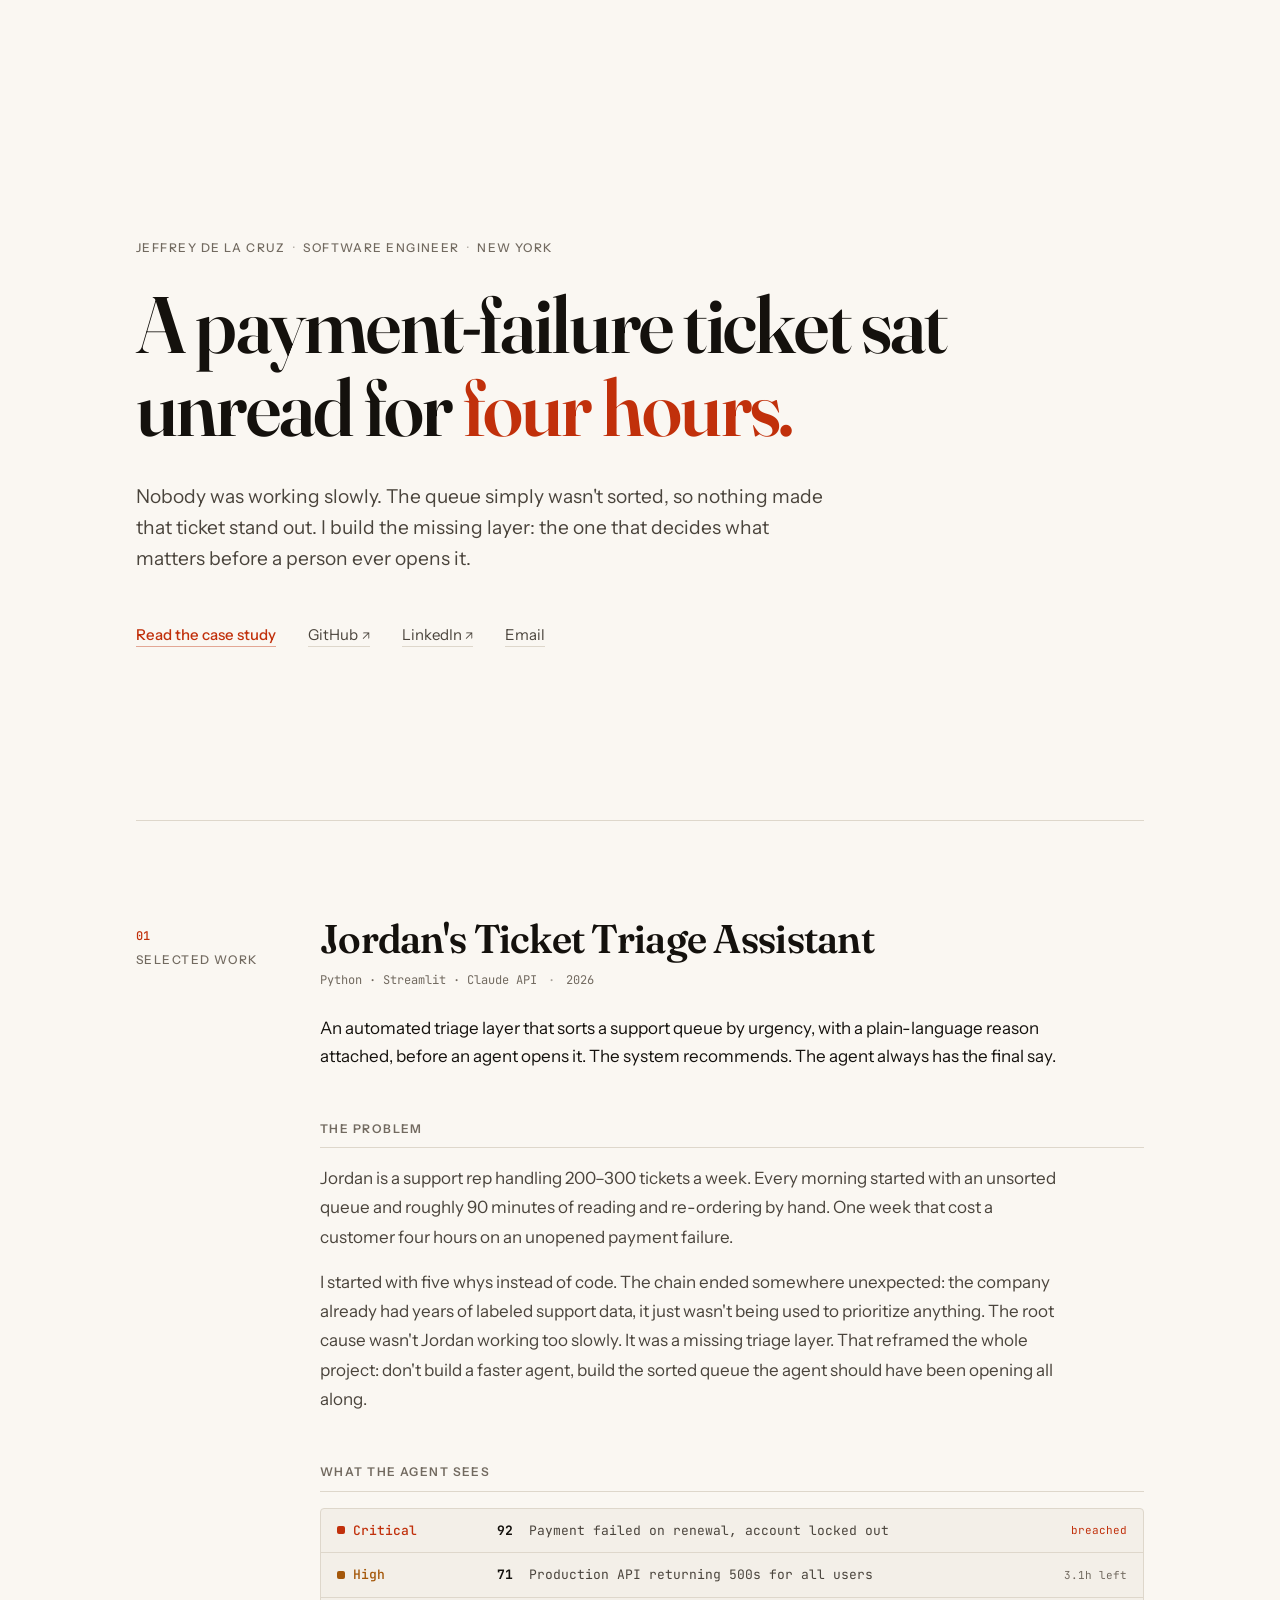
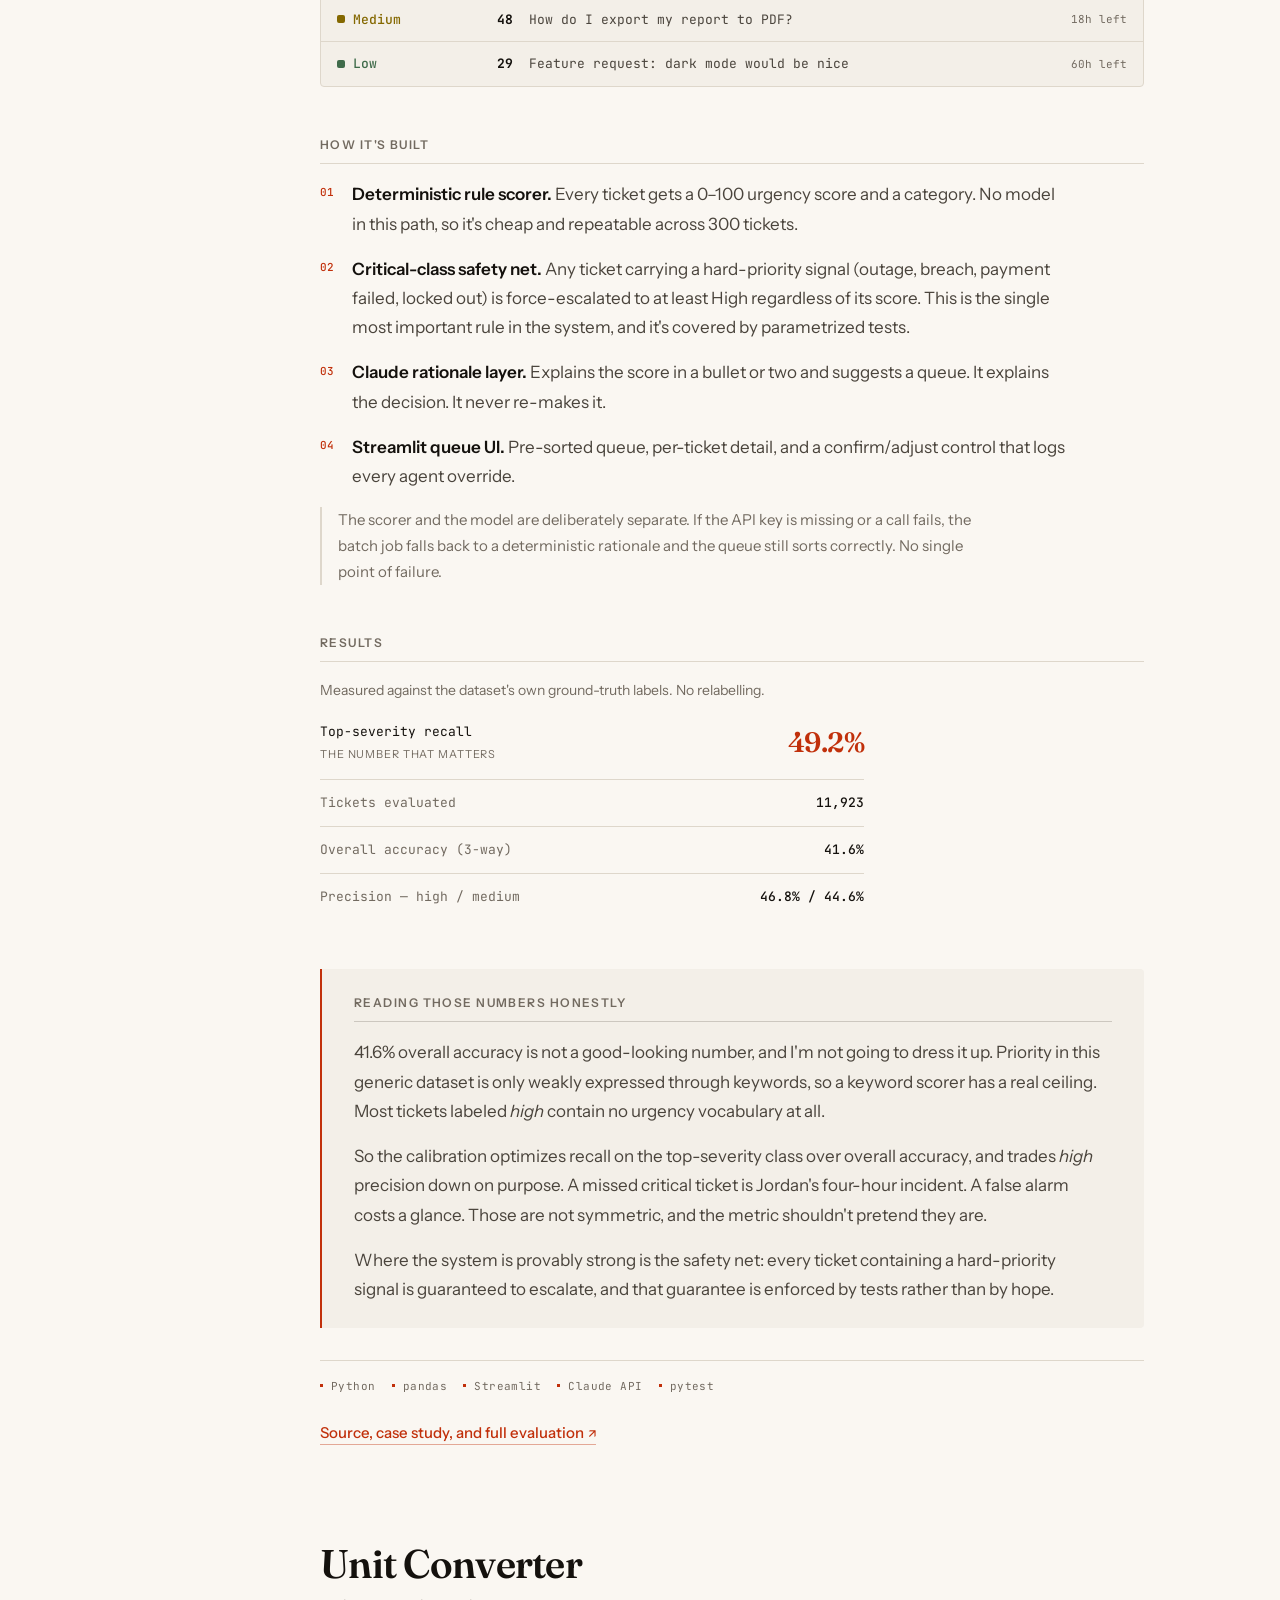
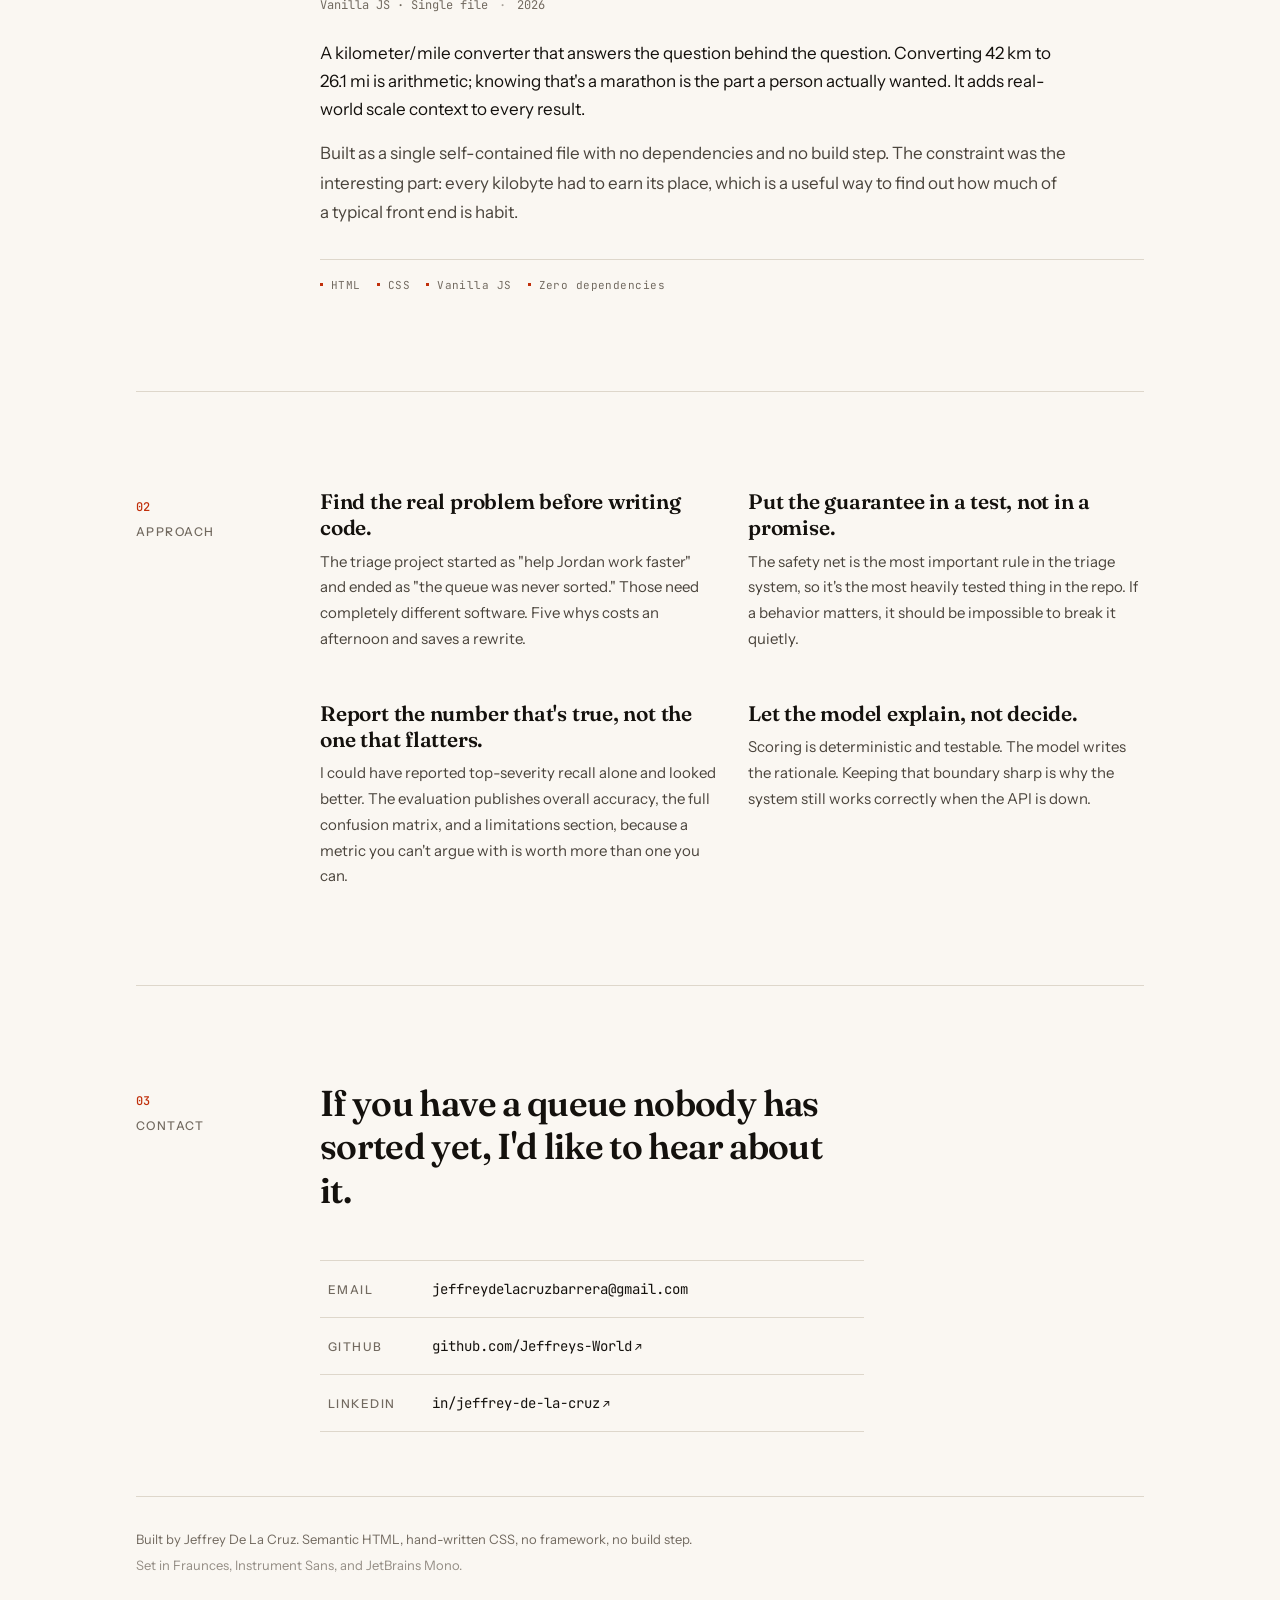
<file: index.html>
<!DOCTYPE html>
<html lang="en">
<head>
  <meta charset="UTF-8" />
  <meta name="viewport" content="width=device-width, initial-scale=1.0" />
  <title>Jeffrey De La Cruz — Software Engineer</title>
  <meta name="description" content="Jeffrey De La Cruz builds the layer that decides what matters before a human opens it. Case study: a support-queue triage system evaluated on 11,923 tickets." />
  <meta name="theme-color" content="#FAF7F2" media="(prefers-color-scheme: light)" />
  <meta name="theme-color" content="#14120F" media="(prefers-color-scheme: dark)" />
  <link rel="icon" href="data:image/svg+xml,%3Csvg xmlns='http://www.w3.org/2000/svg' viewBox='0 0 100 100'%3E%3Crect width='100' height='100' rx='4' fill='%2314110D'/%3E%3Crect x='18' y='22' width='40' height='7' fill='%23C1300B'/%3E%3Crect x='18' y='38' width='64' height='7' fill='%23FAF7F2' opacity='.55'/%3E%3Crect x='18' y='54' width='52' height='7' fill='%23FAF7F2' opacity='.35'/%3E%3Crect x='18' y='70' width='30' height='7' fill='%23FAF7F2' opacity='.2'/%3E%3C/svg%3E" />

  <link rel="preconnect" href="https://fonts.googleapis.com" />
  <link rel="preconnect" href="https://fonts.gstatic.com" crossorigin />
  <link href="https://fonts.googleapis.com/css2?family=Fraunces:opsz,wght@9..144,400;9..144,500;9..144,600;9..144,700&family=Instrument+Sans:wght@400;500;600&family=JetBrains+Mono:wght@400;500;700&display=swap" rel="stylesheet" />

  <link rel="stylesheet" href="style.css" />

  <script>
    /* Runs before first paint: sets the theme so there is no flash of the wrong
       mode, and marks the document as scripted. Scroll-reveal is gated on `.js`,
       so if this script never runs the content is simply visible rather than
       hidden forever. */
    (function () {
      var el = document.documentElement;
      el.classList.add('js');
      try {
        var stored = localStorage.getItem('theme');
        el.dataset.theme = stored || (window.matchMedia('(prefers-color-scheme: dark)').matches ? 'dark' : 'light');
      } catch (e) {
        el.dataset.theme = 'light';
      }
    })();
  </script>
</head>
<body id="top">
  <a class="skip-link" href="#main">Skip to content</a>

  <div class="progress" aria-hidden="true"><span class="progress-bar" id="progress-bar"></span></div>

  <!-- ================= STICKY HEADER (revealed after the hero clears) ================= -->
  <header class="masthead" id="masthead">
    <div class="masthead-inner">
      <a class="masthead-name" href="#top">Jeffrey De La Cruz</a>

      <nav class="masthead-nav" aria-label="Sections">
        <ul>
          <li><a href="#work" class="nav-link" data-nav="work">Work</a></li>
          <li><a href="#approach" class="nav-link" data-nav="approach">Approach</a></li>
          <li><a href="#contact" class="nav-link" data-nav="contact">Contact</a></li>
        </ul>
      </nav>

      <button class="theme-toggle" id="theme-toggle" type="button" aria-live="polite">
        <svg class="icon-sun" width="15" height="15" viewBox="0 0 24 24" fill="none" stroke="currentColor" stroke-width="1.8" stroke-linecap="round" aria-hidden="true">
          <circle cx="12" cy="12" r="4.2" />
          <path d="M12 2v2.4M12 19.6V22M4.2 4.2l1.7 1.7M18.1 18.1l1.7 1.7M2 12h2.4M19.6 12H22M4.2 19.8l1.7-1.7M18.1 5.9l1.7-1.7" />
        </svg>
        <svg class="icon-moon" width="15" height="15" viewBox="0 0 24 24" fill="none" stroke="currentColor" stroke-width="1.8" stroke-linecap="round" stroke-linejoin="round" aria-hidden="true">
          <path d="M20 14.2A8.2 8.2 0 1 1 9.8 4a6.8 6.8 0 0 0 10.2 10.2z" />
        </svg>
        <span class="visually-hidden" id="theme-toggle-label">Switch to dark mode</span>
      </button>
    </div>
  </header>

  <main id="main">

    <!-- ================= HERO ================= -->
    <section class="hero" aria-labelledby="hero-heading">
      <p class="hero-eyebrow">Jeffrey De La Cruz <span aria-hidden="true">·</span> Software Engineer <span aria-hidden="true">·</span> New York</p>

      <h1 class="hero-heading" id="hero-heading">
        A payment-failure ticket sat unread for <em>four hours.</em>
      </h1>

      <p class="hero-lede">
        Nobody was working slowly. The queue simply wasn't sorted, so nothing made
        that ticket stand out. I build the missing layer: the one that decides what
        matters before a person ever opens it.
      </p>

      <ul class="hero-links">
        <li><a class="link-primary" href="#work">Read the case study</a></li>
        <li><a href="https://github.com/Jeffreys-World" target="_blank" rel="noreferrer noopener">GitHub<span class="ext" aria-hidden="true">↗</span></a></li>
        <li><a href="https://www.linkedin.com/in/jeffrey-de-la-cruz/" target="_blank" rel="noreferrer noopener">LinkedIn<span class="ext" aria-hidden="true">↗</span></a></li>
        <li><a href="mailto:jeffreydelacruzbarrera@gmail.com">Email</a></li>
      </ul>
    </section>

    <!-- ================= WORK ================= -->
    <section class="section" id="work" aria-labelledby="work-heading">
      <div class="section-label">
        <span class="label-index" aria-hidden="true">01</span>
        <h2 class="label-text" id="work-heading">Selected work</h2>
      </div>

      <div class="section-body">

        <!-- ---------- PROJECT 1 : deep ---------- -->
        <article class="project project-lead reveal">
          <header class="project-head">
            <h3 class="project-title">Jordan's Ticket Triage Assistant</h3>
            <p class="project-meta">Python · Streamlit · Claude API <span class="dot" aria-hidden="true">·</span> 2026</p>
          </header>

          <p class="project-summary">
            An automated triage layer that sorts a support queue by urgency, with a
            plain-language reason attached, before an agent opens it. The system
            recommends. The agent always has the final say.
          </p>

          <div class="detail">
            <h4 class="detail-heading">The problem</h4>
            <p>
              Jordan is a support rep handling 200–300 tickets a week. Every morning
              started with an unsorted queue and roughly 90 minutes of reading and
              re-ordering by hand. One week that cost a customer four hours on an
              unopened payment failure.
            </p>
            <p>
              I started with five whys instead of code. The chain ended somewhere
              unexpected: the company already had years of labeled support data, it
              just wasn't being used to prioritize anything. The root cause wasn't
              Jordan working too slowly. It was a missing triage layer. That reframed
              the whole project: don't build a faster agent, build the sorted queue
              the agent should have been opening all along.
            </p>
          </div>

          <div class="detail">
            <h4 class="detail-heading">What the agent sees</h4>
            <div class="queue" role="img" aria-label="Sorted queue: Critical, score 92, payment failed on renewal with account locked out, SLA breached. High, score 71, production API returning 500s for all users, 3.1 hours left. Medium, score 48, how do I export my report to PDF, 18 hours left. Low, score 29, feature request for dark mode, 60 hours left.">
              <div class="queue-row" data-sev="critical">
                <span class="sev"><i class="sev-dot" aria-hidden="true"></i>Critical</span>
                <span class="score">92</span>
                <span class="subject">Payment failed on renewal, account locked out</span>
                <span class="sla">breached</span>
              </div>
              <div class="queue-row" data-sev="high">
                <span class="sev"><i class="sev-dot" aria-hidden="true"></i>High</span>
                <span class="score">71</span>
                <span class="subject">Production API returning 500s for all users</span>
                <span class="sla">3.1h left</span>
              </div>
              <div class="queue-row" data-sev="medium">
                <span class="sev"><i class="sev-dot" aria-hidden="true"></i>Medium</span>
                <span class="score">48</span>
                <span class="subject">How do I export my report to PDF?</span>
                <span class="sla">18h left</span>
              </div>
              <div class="queue-row" data-sev="low">
                <span class="sev"><i class="sev-dot" aria-hidden="true"></i>Low</span>
                <span class="score">29</span>
                <span class="subject">Feature request: dark mode would be nice</span>
                <span class="sla">60h left</span>
              </div>
            </div>
          </div>

          <div class="detail">
            <h4 class="detail-heading">How it's built</h4>
            <ol class="pipeline">
              <li>
                <strong>Deterministic rule scorer.</strong> Every ticket gets a 0–100
                urgency score and a category. No model in this path, so it's cheap and
                repeatable across 300 tickets.
              </li>
              <li>
                <strong>Critical-class safety net.</strong> Any ticket carrying a
                hard-priority signal (outage, breach, payment failed, locked out) is
                force-escalated to at least High regardless of its score. This is the
                single most important rule in the system, and it's covered by
                parametrized tests.
              </li>
              <li>
                <strong>Claude rationale layer.</strong> Explains the score in a bullet
                or two and suggests a queue. It explains the decision. It never re-makes it.
              </li>
              <li>
                <strong>Streamlit queue UI.</strong> Pre-sorted queue, per-ticket detail,
                and a confirm/adjust control that logs every agent override.
              </li>
            </ol>
            <p class="aside">
              The scorer and the model are deliberately separate. If the API key is
              missing or a call fails, the batch job falls back to a deterministic
              rationale and the queue still sorts correctly. No single point of failure.
            </p>
          </div>

          <div class="detail">
            <h4 class="detail-heading">Results</h4>
            <p class="detail-note">
              Measured against the dataset's own ground-truth labels. No relabelling.
            </p>
            <table class="metrics">
              <caption class="visually-hidden">Evaluation metrics for the rule-based scorer</caption>
              <tbody>
                <tr class="metric-lead">
                  <th scope="row">Top-severity recall <span class="metric-note">the number that matters</span></th>
                  <td>49.2%</td>
                </tr>
                <tr>
                  <th scope="row">Tickets evaluated</th>
                  <td>11,923</td>
                </tr>
                <tr>
                  <th scope="row">Overall accuracy (3-way)</th>
                  <td>41.6%</td>
                </tr>
                <tr>
                  <th scope="row">Precision — high / medium</th>
                  <td>46.8% / 44.6%</td>
                </tr>
              </tbody>
            </table>
          </div>

          <div class="detail detail-honest">
            <h4 class="detail-heading">Reading those numbers honestly</h4>
            <p>
              41.6% overall accuracy is not a good-looking number, and I'm not going to
              dress it up. Priority in this generic dataset is only weakly expressed
              through keywords, so a keyword scorer has a real ceiling. Most tickets
              labeled <em>high</em> contain no urgency vocabulary at all.
            </p>
            <p>
              So the calibration optimizes recall on the top-severity class over overall
              accuracy, and trades <em>high</em> precision down on purpose. A missed
              critical ticket is Jordan's four-hour incident. A false alarm costs a
              glance. Those are not symmetric, and the metric shouldn't pretend they are.
            </p>
            <p>
              Where the system is provably strong is the safety net: every ticket
              containing a hard-priority signal is guaranteed to escalate, and that
              guarantee is enforced by tests rather than by hope.
            </p>
          </div>

          <ul class="stack" aria-label="Technologies">
            <li>Python</li><li>pandas</li><li>Streamlit</li><li>Claude API</li><li>pytest</li>
          </ul>

          <p class="project-cta">
            <a class="link-primary" href="https://github.com/Jeffreys-World" target="_blank" rel="noreferrer noopener">
              Source, case study, and full evaluation<span class="ext" aria-hidden="true">↗</span>
            </a>
          </p>
        </article>

        <!-- ---------- PROJECT 2 : compact ---------- -->
        <article class="project reveal">
          <header class="project-head">
            <h3 class="project-title">Unit Converter</h3>
            <p class="project-meta">Vanilla JS · Single file <span class="dot" aria-hidden="true">·</span> 2026</p>
          </header>

          <p class="project-summary">
            A kilometer/mile converter that answers the question behind the question.
            Converting 42 km to 26.1 mi is arithmetic; knowing that's a marathon is the
            part a person actually wanted. It adds real-world scale context to every result.
          </p>

          <p>
            Built as a single self-contained file with no dependencies and no build step.
            The constraint was the interesting part: every kilobyte had to earn its place,
            which is a useful way to find out how much of a typical front end is habit.
          </p>

          <ul class="stack" aria-label="Technologies">
            <li>HTML</li><li>CSS</li><li>Vanilla JS</li><li>Zero dependencies</li>
          </ul>
        </article>

      </div>
    </section>

    <!-- ================= APPROACH ================= -->
    <section class="section" id="approach" aria-labelledby="approach-heading">
      <div class="section-label">
        <span class="label-index" aria-hidden="true">02</span>
        <h2 class="label-text" id="approach-heading">Approach</h2>
      </div>

      <div class="section-body">
        <div class="principles">
          <article class="principle reveal">
            <h3>Find the real problem before writing code.</h3>
            <p>
              The triage project started as "help Jordan work faster" and ended as
              "the queue was never sorted." Those need completely different software.
              Five whys costs an afternoon and saves a rewrite.
            </p>
          </article>

          <article class="principle reveal">
            <h3>Put the guarantee in a test, not in a promise.</h3>
            <p>
              The safety net is the most important rule in the triage system, so it's
              the most heavily tested thing in the repo. If a behavior matters, it
              should be impossible to break it quietly.
            </p>
          </article>

          <article class="principle reveal">
            <h3>Report the number that's true, not the one that flatters.</h3>
            <p>
              I could have reported top-severity recall alone and looked better. The
              evaluation publishes overall accuracy, the full confusion matrix, and a
              limitations section, because a metric you can't argue with is worth more
              than one you can.
            </p>
          </article>

          <article class="principle reveal">
            <h3>Let the model explain, not decide.</h3>
            <p>
              Scoring is deterministic and testable. The model writes the rationale.
              Keeping that boundary sharp is why the system still works correctly when
              the API is down.
            </p>
          </article>
        </div>
      </div>
    </section>

    <!-- ================= CONTACT ================= -->
    <section class="section section-contact" id="contact" aria-labelledby="contact-heading">
      <div class="section-label">
        <span class="label-index" aria-hidden="true">03</span>
        <h2 class="label-text" id="contact-heading">Contact</h2>
      </div>

      <div class="section-body">
        <p class="contact-line reveal">
          If you have a queue nobody has sorted yet, I'd like to hear about it.
        </p>

        <ul class="contact-links reveal">
          <li>
            <a href="mailto:jeffreydelacruzbarrera@gmail.com">
              <span class="contact-key">Email</span>
              <span class="contact-val">jeffreydelacruzbarrera@gmail.com</span>
            </a>
          </li>
          <li>
            <a href="https://github.com/Jeffreys-World" target="_blank" rel="noreferrer noopener">
              <span class="contact-key">GitHub</span>
              <span class="contact-val">github.com/Jeffreys-World<span class="ext" aria-hidden="true">↗</span></span>
            </a>
          </li>
          <li>
            <a href="https://www.linkedin.com/in/jeffrey-de-la-cruz/" target="_blank" rel="noreferrer noopener">
              <span class="contact-key">LinkedIn</span>
              <span class="contact-val">in/jeffrey-de-la-cruz<span class="ext" aria-hidden="true">↗</span></span>
            </a>
          </li>
        </ul>
      </div>
    </section>

  </main>

  <footer class="site-footer">
    <p>Built by Jeffrey De La Cruz. Semantic HTML, hand-written CSS, no framework, no build step.</p>
    <p class="colophon">Set in Fraunces, Instrument Sans, and JetBrains Mono.</p>
  </footer>

  <script src="script.js"></script>
</body>
</html>
</file>
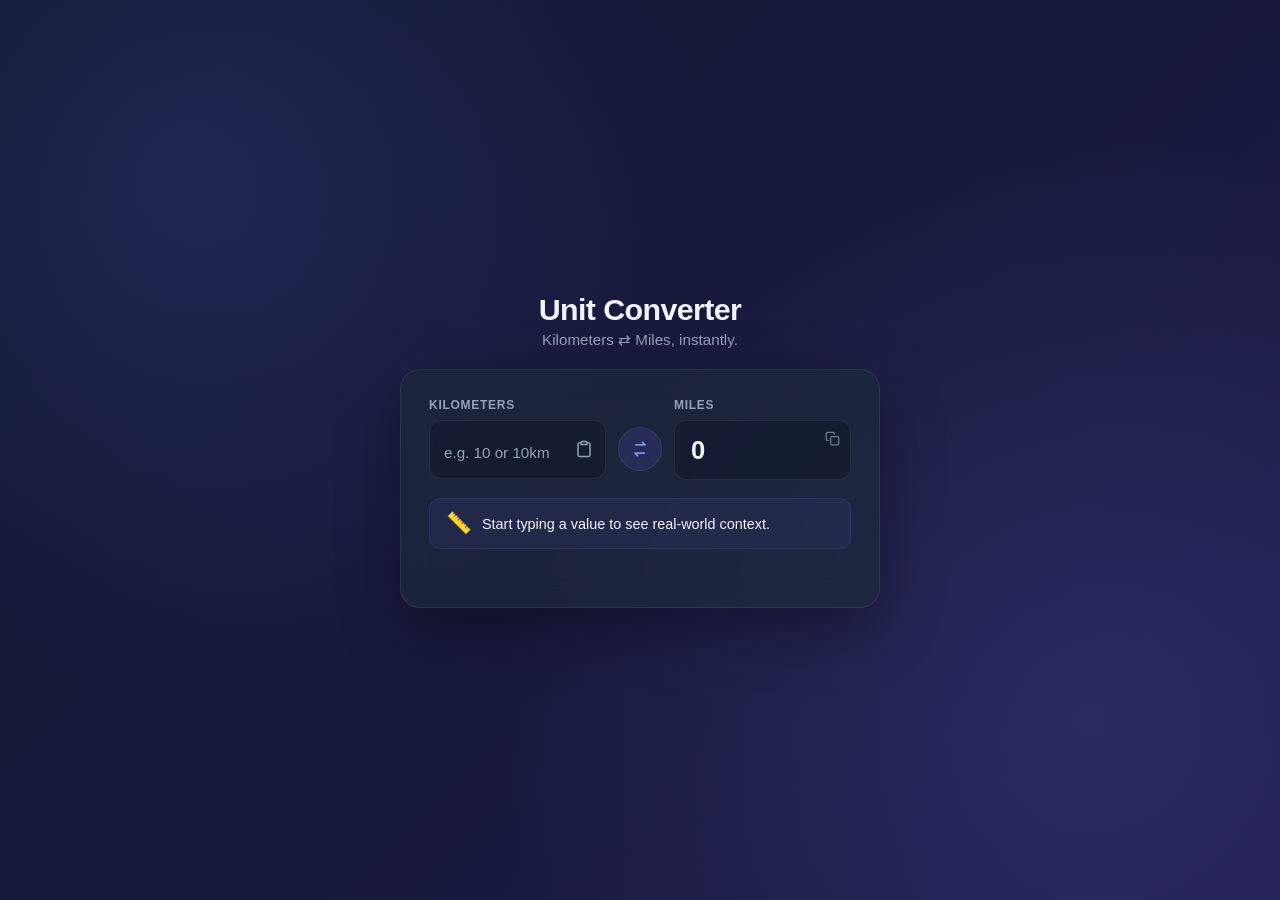
<file: Technical Assessment • Week 2/index.html>
<!DOCTYPE html>
<html lang="en">
<head>
<meta charset="UTF-8">
<meta name="viewport" content="width=device-width, initial-scale=1.0">
<title>Unit Converter — km ⇄ mi</title>
<meta name="description" content="Smart, single-file kilometer/mile converter with real-world scale context.">

<style>
  /* ============================================================
     DESIGN TOKENS — space-dark theme, glassmorphism accents
     ============================================================ */
  :root {
    --bg-grad-start: #0f172a;
    --bg-grad-end: #1e1b4b;
    --card-bg: rgba(30, 41, 59, 0.7);
    --card-border: rgba(255, 255, 255, 0.08);
    --text-primary: #f1f5f9;
    --text-muted: #94a3b8;
    --accent: #6366f1;
    --accent-bright: #818cf8;
    --accent-glow: rgba(99, 102, 241, 0.45);
    --error: #f87171;
    --success: #34d399;
    --radius-lg: 20px;
    --radius-md: 12px;
  }

  * {
    box-sizing: border-box;
  }

  html, body {
    height: 100%;
  }

  body {
    margin: 0;
    min-height: 100vh;
    display: flex;
    align-items: center;
    justify-content: center;
    padding: 24px;
    font-family: -apple-system, BlinkMacSystemFont, "Segoe UI", Roboto, Helvetica, Arial, sans-serif;
    color: var(--text-primary);
    background: linear-gradient(135deg, var(--bg-grad-start) 0%, var(--bg-grad-end) 100%);
    /* Fixed cosmic glow accents — pure CSS, no canvas/JS cost */
    background-image:
      radial-gradient(circle at 15% 20%, rgba(99, 102, 241, 0.18), transparent 40%),
      radial-gradient(circle at 85% 80%, rgba(129, 140, 248, 0.15), transparent 45%),
      linear-gradient(135deg, var(--bg-grad-start) 0%, var(--bg-grad-end) 100%);
    background-attachment: fixed;
  }

  /* ============================================================
     LAYOUT SHELL
     ============================================================ */
  .app {
    width: 100%;
    max-width: 480px;
  }

  header {
    text-align: center;
    margin-bottom: 20px;
  }

  header h1 {
    margin: 0 0 4px;
    font-size: clamp(1.5rem, 4vw, 1.9rem);
    font-weight: 700;
    letter-spacing: -0.02em;
  }

  header .tagline {
    margin: 0;
    color: var(--text-muted);
    font-size: 0.95rem;
  }

  .card {
    background: var(--card-bg);
    backdrop-filter: blur(16px);
    -webkit-backdrop-filter: blur(16px);
    border: 1px solid var(--card-border);
    border-radius: var(--radius-lg);
    padding: 28px;
    box-shadow: 0 20px 60px rgba(0, 0, 0, 0.35);
  }

  /* ============================================================
     INPUT / OUTPUT ROW
     ============================================================ */
  .io-row {
    display: flex;
    align-items: stretch;
    gap: 12px;
  }

  .io-block {
    flex: 1;
    min-width: 0;
    display: flex;
    flex-direction: column;
    gap: 8px;
  }

  .io-block label {
    font-size: 0.75rem;
    font-weight: 600;
    text-transform: uppercase;
    letter-spacing: 0.06em;
    color: var(--text-muted);
  }

  .input-wrap {
    position: relative;
    display: flex;
    align-items: center;
  }

  #value-input {
    width: 100%;
    padding: 14px 42px 14px 14px;
    font-size: clamp(1.3rem, 5vw, 1.6rem);
    font-weight: 700;
    font-family: inherit;
    color: var(--text-primary);
    background: rgba(15, 23, 42, 0.55);
    border: 1px solid var(--card-border);
    border-radius: var(--radius-md);
    outline: none;
    transition: border-color 0.2s ease, box-shadow 0.2s ease;
  }

  #value-input::placeholder {
    color: var(--text-muted);
    font-weight: 500;
    font-size: 0.95rem;
  }

  #value-input:focus {
    border-color: var(--accent);
    box-shadow: 0 0 0 4px var(--accent-glow);
  }

  .icon-btn {
    position: absolute;
    right: 6px;
    display: flex;
    align-items: center;
    justify-content: center;
    width: 32px;
    height: 32px;
    padding: 0;
    border: none;
    border-radius: 8px;
    background: transparent;
    color: var(--text-muted);
    cursor: pointer;
    transition: background 0.15s ease, color 0.15s ease, transform 0.1s ease;
  }

  .icon-btn:hover {
    background: rgba(255, 255, 255, 0.06);
    color: var(--accent-bright);
  }

  .icon-btn:active {
    transform: scale(0.95);
  }

  .icon-btn svg {
    width: 18px;
    height: 18px;
  }

  /* Swap button — sits between the two io-blocks */
  .swap-btn {
    align-self: center;
    flex: none;
    width: 44px;
    height: 44px;
    margin-top: 20px; /* visually aligns with input/output fields, below labels */
    display: flex;
    align-items: center;
    justify-content: center;
    border: 1px solid var(--card-border);
    border-radius: 50%;
    background: rgba(99, 102, 241, 0.15);
    color: var(--accent-bright);
    cursor: pointer;
    transition: background 0.15s ease, box-shadow 0.2s ease, transform 0.1s ease;
  }

  .swap-btn:hover {
    background: rgba(99, 102, 241, 0.3);
    box-shadow: 0 0 16px var(--accent-glow);
  }

  .swap-btn:active {
    transform: scale(0.9);
  }

  .swap-btn svg {
    width: 20px;
    height: 20px;
  }

  .swap-btn.spin svg {
    animation: spin-rotate 0.4s ease;
  }

  @keyframes spin-rotate {
    from { transform: rotate(0deg); }
    to   { transform: rotate(180deg); }
  }

  /* Output block */
  .output-block {
    position: relative;
    justify-content: flex-start;
    padding: 14px 16px;
    background: rgba(15, 23, 42, 0.55);
    border: 1px solid var(--card-border);
    border-radius: var(--radius-md);
    cursor: pointer;
    transition: border-color 0.2s ease, box-shadow 0.2s ease;
  }

  .output-block:hover,
  .output-block:focus-visible {
    border-color: var(--accent);
    box-shadow: 0 0 0 4px var(--accent-glow);
    outline: none;
  }

  .output-block:active {
    transform: scale(0.98);
  }

  .output-value {
    font-size: clamp(1.3rem, 5vw, 1.6rem);
    font-weight: 700;
    line-height: 1.2;
    word-break: break-word;
  }

  .copy-hint-icon {
    position: absolute;
    top: 10px;
    right: 10px;
    width: 15px;
    height: 15px;
    color: var(--text-muted);
    opacity: 0.7;
  }

  /* ============================================================
     CONTEXT CARD — cosmic scale engine output
     ============================================================ */
  .context-card {
    display: flex;
    align-items: center;
    gap: 10px;
    margin-top: 18px;
    padding: 14px 16px;
    background: rgba(99, 102, 241, 0.08);
    border: 1px solid rgba(99, 102, 241, 0.18);
    border-radius: var(--radius-md);
    font-size: 0.9rem;
    color: var(--text-muted);
    transition: opacity 0.2s ease;
  }

  .context-icon {
    flex: none;
    font-size: 1.3rem;
    line-height: 1;
  }

  .context-text {
    color: var(--text-primary);
  }

  /* ============================================================
     ERROR MESSAGE
     ============================================================ */
  .error-msg {
    min-height: 18px;
    margin-top: 12px;
    font-size: 0.85rem;
    font-weight: 500;
    color: var(--error);
    text-align: center;
  }

  /* ============================================================
     TOAST
     ============================================================ */
  .toast {
    position: fixed;
    left: 50%;
    bottom: 32px;
    transform: translate(-50%, 16px);
    padding: 10px 18px;
    background: rgba(15, 23, 42, 0.95);
    border: 1px solid var(--card-border);
    border-radius: 999px;
    font-size: 0.85rem;
    font-weight: 600;
    color: var(--success);
    opacity: 0;
    pointer-events: none;
    transition: opacity 0.25s ease, transform 0.25s ease;
    box-shadow: 0 8px 24px rgba(0, 0, 0, 0.4);
  }

  .toast.show {
    opacity: 1;
    transform: translate(-50%, 0);
  }

  .toast.toast-error {
    color: var(--error);
  }

  /* ============================================================
     RESPONSIVE — stack vertically on narrow viewports
     ============================================================ */
  @media (max-width: 480px) {
    .card {
      padding: 20px;
    }

    .io-row {
      flex-direction: column;
    }

    .swap-btn {
      align-self: center;
      margin: -2px 0;
      transform: rotate(90deg);
    }

    .swap-btn.spin svg {
      animation: spin-rotate-vert 0.4s ease;
    }
  }

  @keyframes spin-rotate-vert {
    from { transform: rotate(0deg); }
    to   { transform: rotate(180deg); }
  }

  @media (prefers-reduced-motion: reduce) {
    * {
      animation-duration: 0.001ms !important;
      transition-duration: 0.001ms !important;
    }
  }
</style>
</head>
<body>
  <div class="app">
    <header>
      <h1>Unit Converter</h1>
      <p class="tagline">Kilometers ⇄ Miles, instantly.</p>
    </header>

    <main class="card">
      <div class="io-row">
        <!-- INPUT -->
        <div class="io-block">
          <label for="value-input" id="input-label">Kilometers</label>
          <div class="input-wrap">
            <input
              id="value-input"
              type="text"
              inputmode="decimal"
              autocomplete="off"
              spellcheck="false"
              placeholder="e.g. 10 or 10km"
              aria-label="Value to convert"
            >
            <button class="icon-btn" id="paste-btn" type="button" title="Paste from clipboard" aria-label="Paste from clipboard">
              <svg viewBox="0 0 24 24" fill="none" stroke="currentColor" stroke-width="2" stroke-linecap="round" stroke-linejoin="round">
                <rect x="8" y="2" width="8" height="4" rx="1"></rect>
                <path d="M16 4h2a2 2 0 0 1 2 2v14a2 2 0 0 1-2 2H6a2 2 0 0 1-2-2V6a2 2 0 0 1 2-2h2"></path>
              </svg>
            </button>
          </div>
        </div>

        <!-- SWAP -->
        <button class="swap-btn" id="swap-btn" type="button" aria-label="Swap conversion direction">
          <svg viewBox="0 0 24 24" fill="none" stroke="currentColor" stroke-width="2.2" stroke-linecap="round" stroke-linejoin="round">
            <path d="M7 7h11l-3-3"></path>
            <path d="M17 17H6l3 3"></path>
          </svg>
        </button>

        <!-- OUTPUT -->
        <div class="io-block">
          <label id="output-label">Miles</label>
          <div class="output-block" id="output-block" role="button" tabindex="0" aria-label="Copy result to clipboard">
            <div class="output-value" id="output-value">0</div>
            <svg class="copy-hint-icon" viewBox="0 0 24 24" fill="none" stroke="currentColor" stroke-width="2" stroke-linecap="round" stroke-linejoin="round">
              <rect x="9" y="9" width="13" height="13" rx="2"></rect>
              <path d="M5 15H4a2 2 0 0 1-2-2V4a2 2 0 0 1 2-2h9a2 2 0 0 1 2 2v1"></path>
            </svg>
          </div>
        </div>
      </div>

      <div class="context-card" id="context-card">
        <span class="context-icon" id="context-icon">📏</span>
        <span class="context-text" id="context-text">Start typing a value to see real-world context.</span>
      </div>

      <div class="error-msg" id="error-msg" role="alert" aria-live="assertive"></div>
    </main>
  </div>

  <div class="toast" id="toast" role="status" aria-live="polite"></div>

<script>
(() => {
  'use strict';

  /* ============================================================
     CONSTANTS
     ============================================================ */
  const KM_PER_MILE = 1.60934;
  const TRACK_LAP_KM = 0.4;          // standard 400m athletics track
  const MANHATTAN_KM = 21.6;         // approx. length of Manhattan Island
  const EARTH_CIRCUMFERENCE_KM = 40075; // equatorial circumference
  const AVG_STEP_M = 0.762;          // average adult walking step length

  /* ============================================================
     DOM REFS (queried once — no repeated lookups in hot paths)
     ============================================================ */
  const input = document.getElementById('value-input');
  const pasteBtn = document.getElementById('paste-btn');
  const swapBtn = document.getElementById('swap-btn');
  const inputLabel = document.getElementById('input-label');
  const outputLabel = document.getElementById('output-label');
  const outputBlock = document.getElementById('output-block');
  const outputValueEl = document.getElementById('output-value');
  const contextCard = document.getElementById('context-card');
  const contextIcon = document.getElementById('context-icon');
  const contextText = document.getElementById('context-text');
  const errorMsg = document.getElementById('error-msg');
  const toast = document.getElementById('toast');

  /* ============================================================
     STATE
     ============================================================ */
  let mode = 'km-to-mi';   // 'km-to-mi' | 'mi-to-km'
  let lastResult = null;   // numeric result of the last successful conversion
  let rafId = null;
  let toastTimer = null;

  /* ============================================================
     NUMBER FORMATTING
     Strips trailing zeros, caps at 4 decimal places, adds
     thousand separators for readability.
     ============================================================ */
  function formatNumber(num) {
    if (!isFinite(num)) return '0';
    let rounded = Math.round((num + Number.EPSILON) * 10000) / 10000;
    if (Object.is(rounded, -0)) rounded = 0;
    return rounded.toLocaleString('en-US', { maximumFractionDigits: 4 });
  }

  // Plain (non-localized) numeric string, used when feeding a value
  // back into the input field so it remains re-parseable.
  function formatPlain(num) {
    let rounded = Math.round((num + Number.EPSILON) * 10000) / 10000;
    if (Object.is(rounded, -0)) rounded = 0;
    return rounded.toString();
  }

  /* ============================================================
     SMART INPUT PARSER
     Detects an optional trailing unit token ("km"/"mi") so users
     can type "10km" or "5 mi" and the app infers direction.
     ============================================================ */
  function parseSmartInput(raw) {
    const trimmed = raw.trim();
    if (trimmed === '') return { status: 'empty' };
    if (trimmed.startsWith('-')) return { status: 'negative' };

    const match = trimmed.match(/^([0-9.]+)\s*([a-zA-Z]*)$/);
    if (!match) return { status: 'invalid' };

    const value = parseFloat(match[1]);
    if (!isFinite(value)) return { status: 'invalid' };

    const unitToken = match[2].toLowerCase();
    let unit = null;
    if (unitToken) {
      if (unitToken.startsWith('k')) unit = 'km';
      else if (unitToken.startsWith('mi')) unit = 'mi';
      else return { status: 'invalid' };
    }

    return { status: 'ok', value, unit };
  }

  /* ============================================================
     COSMIC SCALE CONTEXT ENGINE
     Translates a km-equivalent distance into relatable, everyday
     scale context.
     ============================================================ */
  function getContext(km) {
    if (km === 0) {
      return { icon: '📍', text: 'Zero distance — no movement at all.' };
    }
    if (km < 1) {
      const meters = km * 1000;
      const steps = Math.round(meters / AVG_STEP_M);
      return {
        icon: '🚶',
        text: `≈ ${formatNumber(meters)} m — about ${steps.toLocaleString('en-US')} walking steps`
      };
    }
    if (km <= 10) {
      const laps = km / TRACK_LAP_KM;
      return {
        icon: '🏃',
        text: `≈ ${formatNumber(laps)} laps around a standard 400m athletics track`
      };
    }
    if (km <= 100) {
      const lengths = km / MANHATTAN_KM;
      return {
        icon: '🗽',
        text: `≈ ${formatNumber(lengths)}× the length of Manhattan Island`
      };
    }
    const pct = (km / EARTH_CIRCUMFERENCE_KM) * 100;
    return {
      icon: '🌍',
      text: `≈ ${formatNumber(pct)}% of Earth's equatorial circumference`
    };
  }

  /* ============================================================
     UI HELPERS
     ============================================================ */
  function currentFromUnit() {
    return mode === 'km-to-mi' ? 'km' : 'mi';
  }

  function currentToUnitAbbrev() {
    return mode === 'km-to-mi' ? 'mi' : 'km';
  }

  function updateLabels() {
    if (mode === 'km-to-mi') {
      inputLabel.textContent = 'Kilometers';
      outputLabel.textContent = 'Miles';
      input.placeholder = 'e.g. 10 or 10km';
    } else {
      inputLabel.textContent = 'Miles';
      outputLabel.textContent = 'Kilometers';
      input.placeholder = 'e.g. 10 or 10mi';
    }
  }

  function setOutput(result) {
    outputValueEl.textContent = result === null ? '0' : formatNumber(result);
  }

  function setContext(kmValue) {
    if (kmValue === null) {
      contextIcon.textContent = '📏';
      contextText.textContent = 'Start typing a value to see real-world context.';
      return;
    }
    const ctx = getContext(kmValue);
    contextIcon.textContent = ctx.icon;
    contextText.textContent = ctx.text;
  }

  function showError(msg) {
    errorMsg.textContent = msg;
  }

  function clearError() {
    errorMsg.textContent = '';
  }

  /* ============================================================
     CORE CONVERSION / RENDER CYCLE
     ============================================================ */
  function recalc() {
    const parsed = parseSmartInput(input.value);
    clearError();

    if (parsed.status === 'empty') {
      lastResult = null;
      setOutput(null);
      setContext(null);
      return;
    }

    if (parsed.status === 'negative') {
      lastResult = null;
      setOutput(null);
      setContext(null);
      showError("Distance can't be negative.");
      return;
    }

    if (parsed.status === 'invalid') {
      lastResult = null;
      setOutput(null);
      setContext(null);
      showError('Enter a valid number, e.g. 10 or 10km.');
      return;
    }

    // Auto-detect direction from a typed unit suffix (e.g. "5mi").
    if (parsed.unit && parsed.unit !== currentFromUnit()) {
      mode = parsed.unit === 'km' ? 'km-to-mi' : 'mi-to-km';
      updateLabels();
    }

    const value = parsed.value;
    const result = mode === 'km-to-mi' ? value / KM_PER_MILE : value * KM_PER_MILE;
    const kmEquivalent = mode === 'km-to-mi' ? value : value * KM_PER_MILE;

    lastResult = result;
    setOutput(result);
    setContext(kmEquivalent);
  }

  // Batch rapid keystrokes into a single render per animation frame.
  function scheduleRecalc() {
    if (rafId) cancelAnimationFrame(rafId);
    rafId = requestAnimationFrame(recalc);
  }

  /* ============================================================
     CLIPBOARD (with graceful fallback for older/restrictive browsers)
     ============================================================ */
  async function copyText(text) {
    try {
      if (navigator.clipboard && navigator.clipboard.writeText) {
        await navigator.clipboard.writeText(text);
        return true;
      }
      throw new Error('Clipboard API unavailable');
    } catch (err) {
      try {
        const ta = document.createElement('textarea');
        ta.value = text;
        ta.style.position = 'fixed';
        ta.style.opacity = '0';
        document.body.appendChild(ta);
        ta.select();
        document.execCommand('copy');
        document.body.removeChild(ta);
        return true;
      } catch (fallbackErr) {
        return false;
      }
    }
  }

  function showToast(message, isError) {
    toast.textContent = message;
    toast.classList.toggle('toast-error', !!isError);
    toast.classList.add('show');
    clearTimeout(toastTimer);
    toastTimer = setTimeout(() => toast.classList.remove('show'), 1800);
  }

  async function handleCopyOutput() {
    if (lastResult === null || !isFinite(lastResult)) return;
    const text = `${formatNumber(lastResult)} ${currentToUnitAbbrev()}`;
    const ok = await copyText(text);
    showToast(ok ? 'Copied to clipboard!' : 'Unable to copy', !ok);
  }

  async function handlePaste() {
    try {
      const text = await navigator.clipboard.readText();
      input.value = text;
      recalc();
      input.focus();
    } catch (err) {
      showToast('Clipboard access denied', true);
    }
  }

  /* ============================================================
     SWAP DIRECTION
     ============================================================ */
  function swapDirection() {
    mode = mode === 'km-to-mi' ? 'mi-to-km' : 'km-to-mi';
    updateLabels();

    // Carry the previous result forward as the new input, so the
    // conversion feels continuous rather than resetting to blank.
    if (lastResult !== null && isFinite(lastResult)) {
      input.value = formatPlain(lastResult);
    }

    recalc();
    input.focus();

    swapBtn.classList.remove('spin');
    // Force reflow so the animation can retrigger on rapid clicks.
    void swapBtn.offsetWidth;
    swapBtn.classList.add('spin');
  }

  /* ============================================================
     EVENT WIRING
     ============================================================ */
  input.addEventListener('input', scheduleRecalc, { passive: true });

  swapBtn.addEventListener('click', swapDirection);

  outputBlock.addEventListener('click', handleCopyOutput);
  outputBlock.addEventListener('keydown', (e) => {
    if (e.key === 'Enter' || e.key === ' ') {
      e.preventDefault();
      handleCopyOutput();
    }
  });

  pasteBtn.addEventListener('click', handlePaste);

  // Hide the paste affordance entirely if the browser can't support it,
  // rather than offering a control that will always fail.
  if (!navigator.clipboard || !navigator.clipboard.readText) {
    pasteBtn.style.display = 'none';
  }

  /* ============================================================
     INIT
     ============================================================ */
  updateLabels();
  setOutput(null);
  setContext(null);
})();
</script>
</body>
</html>
</file>
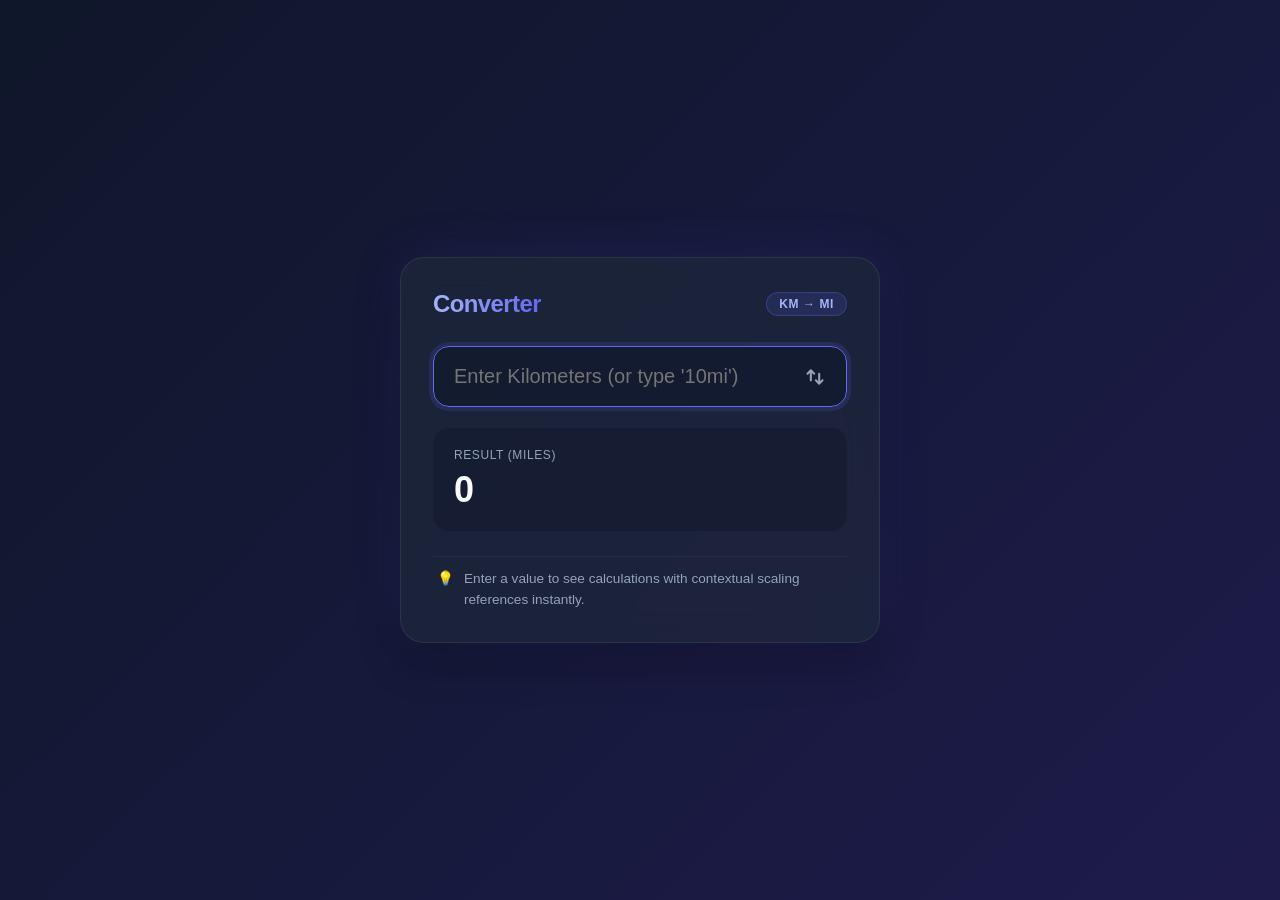
<file: Technical Assessment • Week 2/gemini-code-1784042047249.html>
<!DOCTYPE html>
<html lang="en">
<head>
    <meta charset="UTF-8">
    <meta name="viewport" content="width=device-width, initial-scale=1.0">
    <title>High-Performance Unit Converter</title>
    <style>
        :root {
            --bg-gradient: linear-gradient(135deg, #0f172a 0%, #1e1b4b 100%);
            --card-bg: rgba(30, 41, 59, 0.7);
            --accent-primary: #6366f1;
            --accent-glow: rgba(99, 102, 241, 0.15);
            --text-main: #f8fafc;
            --text-muted: #94a3b8;
            --border-color: rgba(255, 255, 255, 0.08);
        }

        * {
            box-sizing: border-box;
            margin: 0;
            padding: 0;
            font-family: -apple-system, BlinkMacSystemFont, "Segoe UI", Roboto, sans-serif;
        }

        body {
            background: var(--bg-gradient);
            color: var(--text-main);
            min-height: 100vh;
            display: flex;
            justify-content: center;
            align-items: center;
            padding: 20px;
        }

        .converter-card {
            background: var(--card-bg);
            backdrop-filter: blur(16px);
            border: 1px solid var(--border-color);
            border-radius: 24px;
            padding: 32px;
            width: 100%;
            max-width: 480px;
            box-shadow: 0 20px 40px rgba(0, 0, 0, 0.3), 0 0 50px var(--accent-glow);
        }

        .header {
            display: flex;
            justify-content: space-between;
            align-items: center;
            margin-bottom: 28px;
        }

        .header h1 {
            font-size: 1.5rem;
            font-weight: 700;
            letter-spacing: -0.025em;
            background: linear-gradient(to right, #a5b4fc, #6366f1);
            -webkit-background-clip: text;
            -webkit-text-fill-color: transparent;
        }

        .mode-badge {
            background: rgba(99, 102, 241, 0.15);
            border: 1px solid rgba(99, 102, 241, 0.3);
            color: #a5b4fc;
            padding: 4px 12px;
            border-radius: 12px;
            font-size: 0.75rem;
            font-weight: 600;
            text-transform: uppercase;
            letter-spacing: 0.05em;
        }

        .input-wrapper {
            position: relative;
            margin-bottom: 20px;
        }

        .main-input {
            width: 100%;
            background: rgba(15, 23, 42, 0.6);
            border: 1px solid var(--border-color);
            border-radius: 16px;
            padding: 18px 54px 18px 20px;
            font-size: 1.25rem;
            color: var(--text-main);
            outline: none;
            transition: all 0.2s ease;
        }

        .main-input:focus {
            border-color: var(--accent-primary);
            box-shadow: 0 0 0 4px var(--accent-glow);
        }

        .swap-btn {
            position: absolute;
            right: 14px;
            top: 50%;
            transform: translateY(-50%);
            background: transparent;
            border: none;
            color: var(--text-muted);
            cursor: pointer;
            padding: 8px;
            border-radius: 8px;
            display: flex;
            align-items: center;
            justify-content: center;
            transition: all 0.2s ease;
        }

        .swap-btn:hover {
            color: var(--text-main);
            background: rgba(255, 255, 255, 0.05);
        }

        .swap-btn:active {
            transform: translateY(-50%) scale(0.95);
        }

        .output-container {
            background: rgba(15, 23, 42, 0.4);
            border-radius: 16px;
            padding: 20px;
            margin-bottom: 24px;
            border: 1px solid rgba(255, 255, 255, 0.02);
        }

        .output-label {
            font-size: 0.75rem;
            text-transform: uppercase;
            color: var(--text-muted);
            letter-spacing: 0.05em;
            margin-bottom: 6px;
        }

        .output-value {
            font-size: 2.25rem;
            font-weight: 700;
            color: var(--text-main);
            word-break: break-all;
            line-height: 1.2;
        }

        .visual-context {
            font-size: 0.85rem;
            color: var(--text-muted);
            line-height: 1.5;
            display: flex;
            align-items: flex-start;
            gap: 10px;
            padding: 12px 4px 0 4px;
            border-top: 1px solid rgba(255, 255, 255, 0.05);
        }
    </style>
</head>
<body>

    <div class="converter-card">
        <div class="header">
            <h1>Converter</h1>
            <span class="mode-badge" id="modeBadge">KM → MI</span>
        </div>

        <div class="input-wrapper">
            <input type="text" id="mainInput" class="main-input" placeholder="Enter Kilometers (or type '10mi')" autofocus autocomplete="off">
            <button class="swap-btn" id="swapBtn" title="Reverse Direction">
                <svg width="20" height="20" viewBox="0 0 24 24" fill="none" stroke="currentColor" stroke-width="2.5" stroke-linecap="round" stroke-linejoin="round"><path d="M7 16V4M7 4L3 8M7 4L11 8M17 8v12M17 20l-4-4M17 20l4-4"/></svg>
            </button>
        </div>

        <div class="output-container">
            <div class="output-label" id="outputLabel">Result (Miles)</div>
            <div class="output-value" id="outputValue">0</div>
        </div>

        <div class="visual-context">
            <span>💡</span>
            <span id="contextText">Enter a value to see calculations with contextual scaling references instantly.</span>
        </div>
    </div>

    <script>
        const mainInput = document.getElementById('mainInput');
        const swapBtn = document.getElementById('swapBtn');
        const modeBadge = document.getElementById('modeBadge');
        const outputLabel = document.getElementById('outputLabel');
        const outputValue = document.getElementById('outputValue');
        const contextText = document.getElementById('contextText');

        // State Core Engine
        let isKmToMi = true; 

        // Mathematical Scaling Constants
        const KM_TO_MI_FACTOR = 0.6213711922;
        const MI_TO_KM_FACTOR = 1.609344;

        function updateUIStrings() {
            if (isKmToMi) {
                modeBadge.textContent = "KM → MI";
                outputLabel.textContent = "Result (Miles)";
                mainInput.placeholder = "Enter Kilometers (or type '10mi')";
            } else {
                modeBadge.textContent = "MI → KM";
                outputLabel.textContent = "Result (Kilometers)";
                mainInput.placeholder = "Enter Miles (or type '10km')";
            }
        }

        function generateContext(kilometers) {
            if (!kilometers || kilometers <= 0) return "Enter a value to see calculations with contextual scaling references instantly.";
            
            if (kilometers < 1) {
                return `That is roughly ${(kilometers * 1000).toFixed(0)} meters, matching around ${(kilometers * 1300).toFixed(0)} steps.`;
            } else if (kilometers < 10) {
                return `Roughly equivalent to ${(kilometers / 0.4).toFixed(1)} standard athletic track laps.`;
            } else if (kilometers < 100) {
                return `About the length of driving across Manhattan Island ${(kilometers / 21.6).toFixed(1)} times over.`;
            } else {
                return `That represents roughly ${(kilometers / 40075 * 100).toFixed(3)}% of the Earth's absolute equator circumference.`;
            }
        }

        function calculate() {
            let rawVal = mainInput.value.trim();
            
            if (!rawVal) {
                outputValue.textContent = "0";
                contextText.textContent = generateContext(0);
                return;
            }

            // Real-time inline unit parsing engine
            const match = rawVal.match(/^([0-9.]+)\s*([a-zA-Z]*)$/);
            let numericValue = NaN;

            if (match) {
                numericValue = parseFloat(match[1]);
                let systemUnit = match[2].toLowerCase();

                if (systemUnit === 'mi' || systemUnit === 'mile' || systemUnit === 'miles') {
                    if (isKmToMi) { isKmToMi = false; updateUIStrings(); }
                } else if (systemUnit === 'km' || systemUnit === 'kilometer' || systemUnit === 'kilometers') {
                    if (!isKmToMi) { isKmToMi = true; updateUIStrings(); }
                }
            } else {
                numericValue = parseFloat(rawVal);
            }

            if (isNaN(numericValue)) {
                outputValue.textContent = "Error";
                contextText.textContent = "Please enter a valid numeric value expression.";
                return;
            }

            let computedValue = 0;
            let targetKm = 0;

            if (isKmToMi) {
                computedValue = numericValue * KM_TO_MI_FACTOR;
                targetKm = numericValue;
            } else {
                computedValue = numericValue * MI_TO_KM_FACTOR;
                targetKm = computedValue;
            }

            // High precision output dynamic decimal reduction
            outputValue.textContent = parseFloat(computedValue.toFixed(4));
            contextText.textContent = generateContext(targetKm);
        }

        // Functional Listeners
        swapBtn.addEventListener('click', () => {
            isKmToMi = !isKmToMi;
            updateUIStrings();
            calculate();
            mainInput.focus();
        });

        mainInput.addEventListener('input', calculate);
    </script>
</body>
</html>
</file>
<file: style.css>
/* ==========================================================================
   Jeffrey De La Cruz — Portfolio
   Design system: see DESIGN.md. Editorial with industrial precision.
   Warm paper, signal-red accent, Fraunces / Instrument Sans / JetBrains Mono.
   ========================================================================== */

/* ==========================================================================
   Tokens
   ========================================================================== */

:root {
  /* --- Type --- */
  --font-display: 'Fraunces', Georgia, 'Times New Roman', serif;
  --font-sans: 'Instrument Sans', ui-sans-serif, system-ui, sans-serif;
  --font-mono: 'JetBrains Mono', ui-monospace, 'SF Mono', Menlo, monospace;

  /* --- Spacing (8px base) --- */
  --sp-2xs: 4px;
  --sp-xs: 8px;
  --sp-sm: 12px;
  --sp-md: 16px;
  --sp-lg: 24px;
  --sp-xl: 32px;
  --sp-2xl: 48px;
  --sp-3xl: 64px;
  --sp-4xl: 96px;
  --sp-5xl: 128px;

  /* --- Layout --- */
  --shell: 1120px;
  --measure: 68ch;
  --label-col: 8.5rem;
  --gutter: clamp(20px, 5vw, 56px);

  /* --- Radius: precision, not bubbles --- */
  --r-sm: 2px;
  --r-md: 4px;

  /* --- Motion --- */
  --ease-enter: cubic-bezier(0.22, 1, 0.36, 1);
  --t-micro: 100ms;
  --t-short: 180ms;
  --t-medium: 320ms;
  --t-long: 520ms;
}

/* --- Light (default) --- */
:root,
:root[data-theme='light'] {
  --bg: #faf7f2;
  --surface: #f3efe8;
  --ink: #14110d;
  --body: #4a443c;
  /* All of the following clear WCAG AA (4.5:1) against BOTH --bg and
     --surface. They carry small text, so 4.5 is the bar, not 3:1. */
  --muted: #726a60;
  --rule: #ded7cb;
  --accent: #c1300b;

  --sev-critical: #c1300b;
  --sev-high: #a45709;
  --sev-medium: #846800;
  --sev-low: #3f6b4a;

  --selection: rgba(193, 48, 11, 0.16);
}

/* --- Dark: surfaces redesigned, not inverted --- */
:root[data-theme='dark'] {
  --bg: #14120f;
  --surface: #1e1b17;
  --ink: #f5f1ea;
  --body: #b5aea3;
  --muted: #8c8477;
  --rule: #2e2a24;
  --accent: #ff6b3d;

  --sev-critical: #ff6b3d;
  --sev-high: #e0913a;
  --sev-medium: #c9a83c;
  --sev-low: #6fa980;

  --selection: rgba(255, 107, 61, 0.22);
}

/* ==========================================================================
   Reset
   ========================================================================== */

*,
*::before,
*::after {
  box-sizing: border-box;
}

html {
  scroll-behavior: smooth;
  /* Sticky masthead clearance for anchor jumps. */
  scroll-padding-top: 96px;
  -webkit-text-size-adjust: 100%;
}

body,
h1,
h2,
h3,
h4,
p,
ul,
ol,
figure,
table {
  margin: 0;
}

ul,
ol {
  padding: 0;
  list-style: none;
}

a {
  color: inherit;
  text-decoration: none;
}

button {
  font: inherit;
  color: inherit;
  background: none;
  border: 0;
  padding: 0;
  cursor: pointer;
}

table {
  border-collapse: collapse;
  width: 100%;
}

::selection {
  background: var(--selection);
}

/* ==========================================================================
   Base
   ========================================================================== */

body {
  background: var(--bg);
  color: var(--body);
  font-family: var(--font-sans);
  font-size: 1.0625rem;
  line-height: 1.72;
  font-synthesis-weight: none;
  -webkit-font-smoothing: antialiased;
  -moz-osx-font-smoothing: grayscale;
  text-rendering: optimizeLegibility;
  transition: background-color var(--t-medium) var(--ease-enter),
    color var(--t-medium) var(--ease-enter);
}

p {
  max-width: var(--measure);
}

p + p {
  margin-top: var(--sp-md);
}

strong {
  color: var(--ink);
  font-weight: 600;
}

em {
  font-style: italic;
}

/* ==========================================================================
   Accessibility utilities
   ========================================================================== */

.visually-hidden {
  position: absolute;
  width: 1px;
  height: 1px;
  padding: 0;
  margin: -1px;
  overflow: hidden;
  clip: rect(0, 0, 0, 0);
  white-space: nowrap;
  border: 0;
}

.skip-link {
  position: absolute;
  left: -9999px;
  top: 0;
  z-index: 200;
  padding: 10px 18px;
  background: var(--accent);
  color: var(--bg);
  font-size: 0.875rem;
  font-weight: 600;
  border-radius: var(--r-md);
}

.skip-link:focus {
  left: 16px;
  top: 16px;
}

:focus-visible {
  outline: 2px solid var(--accent);
  outline-offset: 3px;
  border-radius: var(--r-sm);
}

:focus:not(:focus-visible) {
  outline: none;
}

/* ==========================================================================
   Scroll progress
   ========================================================================== */

.progress {
  position: fixed;
  inset: 0 0 auto 0;
  height: 2px;
  z-index: 120;
  background: transparent;
  pointer-events: none;
}

.progress-bar {
  display: block;
  height: 100%;
  width: 0;
  background: var(--accent);
  transform-origin: left center;
}

/* ==========================================================================
   Masthead — hidden until the hero clears, then sticks
   ========================================================================== */

.masthead {
  position: fixed;
  inset: 0 0 auto 0;
  z-index: 100;
  background: color-mix(in srgb, var(--bg) 94%, transparent);
  backdrop-filter: saturate(1.6) blur(16px);
  -webkit-backdrop-filter: saturate(1.6) blur(16px);
  border-bottom: 1px solid transparent;
  transform: translateY(-100%);
  opacity: 0;
  visibility: hidden;
  transition: transform var(--t-medium) var(--ease-enter),
    opacity var(--t-medium) var(--ease-enter),
    visibility var(--t-medium),
    border-color var(--t-medium);
}

.masthead.is-pinned {
  transform: translateY(0);
  opacity: 1;
  visibility: visible;
  border-bottom-color: var(--rule);
}

.masthead-inner {
  max-width: var(--shell);
  margin: 0 auto;
  padding: var(--sp-sm) var(--gutter);
  display: flex;
  align-items: center;
  gap: var(--sp-lg);
}

.masthead-name {
  font-family: var(--font-display);
  font-size: 1rem;
  font-weight: 600;
  letter-spacing: -0.015em;
  color: var(--ink);
  font-variation-settings: 'opsz' 14;
  white-space: nowrap;
}

.masthead-nav {
  margin-left: auto;
}

.masthead-nav ul {
  display: flex;
  gap: var(--sp-lg);
}

.nav-link {
  position: relative;
  display: block;
  padding: var(--sp-2xs) 0;
  font-size: 0.8125rem;
  font-weight: 500;
  letter-spacing: 0.02em;
  color: var(--muted);
  transition: color var(--t-short) var(--ease-enter);
}

.nav-link::after {
  content: '';
  position: absolute;
  left: 0;
  bottom: 0;
  width: 100%;
  height: 1px;
  background: var(--accent);
  transform: scaleX(0);
  transform-origin: left center;
  transition: transform var(--t-short) var(--ease-enter);
}

.nav-link:hover {
  color: var(--ink);
}

.nav-link.is-active {
  color: var(--accent);
}

.nav-link.is-active::after {
  transform: scaleX(1);
}

/* --- Theme toggle --- */

.theme-toggle {
  display: grid;
  place-items: center;
  width: 32px;
  height: 32px;
  flex-shrink: 0;
  color: var(--muted);
  border: 1px solid var(--rule);
  border-radius: var(--r-md);
  transition: color var(--t-short) var(--ease-enter),
    border-color var(--t-short) var(--ease-enter),
    background-color var(--t-short) var(--ease-enter);
}

.theme-toggle:hover {
  color: var(--ink);
  border-color: var(--muted);
  background: var(--surface);
}

.theme-toggle svg {
  grid-area: 1 / 1;
}

:root[data-theme='light'] .icon-moon,
:root[data-theme='dark'] .icon-sun {
  display: none;
}

/* ==========================================================================
   Shell
   ========================================================================== */

main {
  max-width: var(--shell);
  margin: 0 auto;
  padding: 0 var(--gutter);
}

/* ==========================================================================
   Hero
   ========================================================================== */

.hero {
  min-height: min(92vh, 820px);
  padding: clamp(var(--sp-4xl), 18vh, 200px) 0 var(--sp-4xl);
  display: flex;
  flex-direction: column;
  justify-content: center;
}

.hero-eyebrow {
  font-size: 0.75rem;
  font-weight: 500;
  letter-spacing: 0.12em;
  text-transform: uppercase;
  color: var(--muted);
  margin-bottom: var(--sp-lg);
  animation: rise var(--t-long) var(--ease-enter) both;
}

.hero-eyebrow span {
  margin: 0 var(--sp-2xs);
  opacity: 0.5;
}

.hero-heading {
  font-family: var(--font-display);
  font-size: clamp(2.5rem, 6.4vw, 5rem);
  font-weight: 600;
  line-height: 1.04;
  letter-spacing: -0.022em;
  color: var(--ink);
  max-width: 17ch;
  font-variation-settings: 'opsz' 120;
  animation: rise var(--t-long) var(--ease-enter) 60ms both;
}

/* The one place red earns its keep in the hero. */
.hero-heading em {
  color: var(--accent);
  font-style: normal;
}

.hero-lede {
  margin-top: var(--sp-xl);
  max-width: 54ch;
  font-size: clamp(1.0625rem, 1.5vw, 1.25rem);
  line-height: 1.62;
  animation: rise var(--t-long) var(--ease-enter) 120ms both;
}

.hero-links {
  margin-top: var(--sp-2xl);
  display: flex;
  flex-wrap: wrap;
  gap: var(--sp-lg) var(--sp-xl);
  font-size: 0.9375rem;
  animation: rise var(--t-long) var(--ease-enter) 180ms both;
}

.hero-links a {
  position: relative;
  color: var(--body);
  padding-bottom: 2px;
  border-bottom: 1px solid var(--rule);
  transition: color var(--t-short) var(--ease-enter),
    border-color var(--t-short) var(--ease-enter);
}

.hero-links a:hover {
  color: var(--ink);
  border-bottom-color: var(--accent);
}

.link-primary {
  color: var(--accent) !important;
  font-weight: 500;
  border-bottom-color: color-mix(in srgb, var(--accent) 40%, transparent) !important;
}

.link-primary:hover {
  border-bottom-color: var(--accent) !important;
}

.ext {
  display: inline-block;
  margin-left: 0.3em;
  font-size: 0.8em;
  transition: transform var(--t-short) var(--ease-enter);
}

a:hover .ext {
  transform: translate(2px, -2px);
}

/* ==========================================================================
   Sections — asymmetric: sticky margin label + content
   ========================================================================== */

.section {
  padding: var(--sp-4xl) 0;
  border-top: 1px solid var(--rule);
}

.section-label {
  margin-bottom: var(--sp-xl);
}

.label-index {
  display: block;
  font-family: var(--font-mono);
  font-size: 0.75rem;
  font-weight: 500;
  color: var(--accent);
  margin-bottom: var(--sp-2xs);
}

.label-text {
  font-family: var(--font-sans);
  font-size: 0.75rem;
  font-weight: 500;
  letter-spacing: 0.12em;
  text-transform: uppercase;
  color: var(--muted);
}

.section-body > * + * {
  margin-top: var(--sp-4xl);
}

/* ==========================================================================
   Projects
   ========================================================================== */

.project-head {
  margin-bottom: var(--sp-lg);
}

.project-title {
  font-family: var(--font-display);
  font-size: clamp(1.75rem, 3.2vw, 2.5rem);
  font-weight: 600;
  line-height: 1.12;
  letter-spacing: -0.018em;
  color: var(--ink);
  font-variation-settings: 'opsz' 60;
}

.project-meta {
  margin-top: var(--sp-xs);
  font-family: var(--font-mono);
  font-size: 0.75rem;
  color: var(--muted);
}

.project-meta .dot {
  margin: 0 var(--sp-2xs);
  opacity: 0.6;
}

.project-summary {
  font-size: clamp(1.0625rem, 1.3vw, 1.1875rem);
  line-height: 1.65;
  color: var(--ink);
}

.detail {
  margin-top: var(--sp-2xl);
}

.detail-heading {
  font-family: var(--font-sans);
  font-size: 0.75rem;
  font-weight: 600;
  letter-spacing: 0.12em;
  text-transform: uppercase;
  color: var(--muted);
  padding-bottom: var(--sp-xs);
  margin-bottom: var(--sp-md);
  border-bottom: 1px solid var(--rule);
}

.detail-note {
  font-size: 0.875rem;
  color: var(--muted);
  margin-bottom: var(--sp-md);
}

.aside {
  margin-top: var(--sp-md);
  padding-left: var(--sp-md);
  border-left: 2px solid var(--rule);
  font-size: 0.9375rem;
  color: var(--muted);
}

/* The honesty block: the differentiator, so it gets a surface of its own. */
.detail-honest {
  padding: var(--sp-lg) var(--sp-xl);
  background: var(--surface);
  border-left: 2px solid var(--accent);
  border-radius: 0 var(--r-md) var(--r-md) 0;
}

.detail-honest .detail-heading {
  border-bottom-color: color-mix(in srgb, var(--muted) 30%, transparent);
}

/* --- Pipeline --- */

.pipeline {
  counter-reset: step;
}

.pipeline li {
  counter-increment: step;
  position: relative;
  padding-left: var(--sp-xl);
  max-width: var(--measure);
}

.pipeline li + li {
  margin-top: var(--sp-md);
}

.pipeline li::before {
  content: counter(step, decimal-leading-zero);
  position: absolute;
  left: 0;
  top: 0.28em;
  font-family: var(--font-mono);
  font-size: 0.6875rem;
  font-weight: 500;
  color: var(--accent);
}

/* --- Queue demo --- */

.queue {
  font-family: var(--font-mono);
  font-size: 0.8125rem;
  line-height: 1.5;
  border: 1px solid var(--rule);
  border-radius: var(--r-md);
  overflow-x: auto;
  overscroll-behavior-x: contain;

  /* Scroll shadows: the inner edge shadows are painted in the scroll
     viewport ("scroll") while the covering panels move with the content
     ("local"), so a shadow appears only on a side that can still scroll.
     This is how the queue tells you it goes further right on narrow screens. */
  background:
    linear-gradient(to right, var(--surface) 40%, transparent) left center / 44px 100% no-repeat local,
    linear-gradient(to left, var(--surface) 40%, transparent) right center / 44px 100% no-repeat local,
    radial-gradient(farthest-side at 0 50%, rgba(20, 17, 13, 0.16), transparent) left center / 16px 100% no-repeat scroll,
    radial-gradient(farthest-side at 100% 50%, rgba(20, 17, 13, 0.16), transparent) right center / 16px 100% no-repeat scroll,
    var(--surface);
}

:root[data-theme='dark'] .queue {
  background:
    linear-gradient(to right, var(--surface) 40%, transparent) left center / 44px 100% no-repeat local,
    linear-gradient(to left, var(--surface) 40%, transparent) right center / 44px 100% no-repeat local,
    radial-gradient(farthest-side at 0 50%, rgba(0, 0, 0, 0.5), transparent) left center / 16px 100% no-repeat scroll,
    radial-gradient(farthest-side at 100% 50%, rgba(0, 0, 0, 0.5), transparent) right center / 16px 100% no-repeat scroll,
    var(--surface);
}

.queue-row {
  display: grid;
  grid-template-columns: 7.5rem 2.5rem minmax(15rem, 1fr) 5rem;
  align-items: center;
  gap: var(--sp-md);
  padding: var(--sp-sm) var(--sp-md);
  min-width: 34rem;
  transition: background-color var(--t-short) var(--ease-enter);
}

.queue-row + .queue-row {
  border-top: 1px solid var(--rule);
}

.queue-row:hover {
  background: color-mix(in srgb, var(--accent) 5%, transparent);
}

.sev {
  display: flex;
  align-items: center;
  gap: var(--sp-xs);
  font-weight: 500;
}

.sev-dot {
  width: 8px;
  height: 8px;
  flex-shrink: 0;
  border-radius: var(--r-sm);
  background: currentColor;
}

.queue-row[data-sev='critical'] .sev { color: var(--sev-critical); }
.queue-row[data-sev='high'] .sev { color: var(--sev-high); }
.queue-row[data-sev='medium'] .sev { color: var(--sev-medium); }
.queue-row[data-sev='low'] .sev { color: var(--sev-low); }

.score {
  font-variant-numeric: tabular-nums;
  font-weight: 700;
  color: var(--ink);
  text-align: right;
}

.subject {
  color: var(--body);
  overflow: hidden;
  text-overflow: ellipsis;
  white-space: nowrap;
}

.sla {
  font-size: 0.6875rem;
  color: var(--muted);
  text-align: right;
  white-space: nowrap;
}

.queue-row[data-sev='critical'] .sla {
  color: var(--sev-critical);
}

/* --- Metrics table --- */

.metrics {
  font-family: var(--font-mono);
  font-size: 0.8125rem;
  font-variant-numeric: tabular-nums;
  max-width: 34rem;
}

.metrics th,
.metrics td {
  padding: var(--sp-sm) 0;
  border-bottom: 1px solid var(--rule);
  text-align: left;
  font-weight: 400;
}

.metrics th {
  color: var(--muted);
}

.metrics td {
  color: var(--ink);
  text-align: right;
  font-weight: 500;
  white-space: nowrap;
}

.metrics tr:last-child th,
.metrics tr:last-child td {
  border-bottom: 0;
}

.metric-lead th,
.metric-lead td {
  padding-top: 0;
  color: var(--ink);
}

.metric-lead td {
  font-family: var(--font-display);
  font-size: 1.75rem;
  font-weight: 600;
  color: var(--accent);
  font-variation-settings: 'opsz' 36;
  letter-spacing: -0.02em;
}

.metric-note {
  display: block;
  font-family: var(--font-sans);
  font-size: 0.6875rem;
  letter-spacing: 0.08em;
  text-transform: uppercase;
  color: var(--muted);
  margin-top: 2px;
}

/* --- Stack --- */

.stack {
  display: flex;
  flex-wrap: wrap;
  gap: var(--sp-xs) var(--sp-md);
  margin-top: var(--sp-xl);
  padding-top: var(--sp-md);
  border-top: 1px solid var(--rule);
  font-family: var(--font-mono);
  font-size: 0.6875rem;
  letter-spacing: 0.04em;
  color: var(--muted);
}

.stack li::before {
  content: '';
  display: inline-block;
  width: 3px;
  height: 3px;
  margin-right: var(--sp-xs);
  vertical-align: 0.28em;
  background: var(--accent);
}

.project-cta {
  margin-top: var(--sp-lg);
  font-size: 0.9375rem;
}

.project-cta a {
  border-bottom: 1px solid color-mix(in srgb, var(--accent) 40%, transparent);
  padding-bottom: 2px;
  transition: border-color var(--t-short) var(--ease-enter);
}

.project-cta a:hover {
  border-bottom-color: var(--accent);
}

/* ==========================================================================
   Approach
   ========================================================================== */

.principles {
  display: grid;
  gap: var(--sp-2xl);
}

.principle h3 {
  font-family: var(--font-display);
  font-size: 1.3125rem;
  font-weight: 600;
  line-height: 1.25;
  letter-spacing: -0.01em;
  color: var(--ink);
  margin-bottom: var(--sp-xs);
  font-variation-settings: 'opsz' 24;
  max-width: 30ch;
}

.principle p {
  font-size: 0.9375rem;
}

/* ==========================================================================
   Contact
   ========================================================================== */

.section-contact {
  padding-bottom: var(--sp-3xl);
}

.contact-line {
  font-family: var(--font-display);
  font-size: clamp(1.5rem, 3vw, 2.25rem);
  font-weight: 600;
  line-height: 1.2;
  letter-spacing: -0.018em;
  color: var(--ink);
  max-width: 22ch;
  font-variation-settings: 'opsz' 48;
}

.contact-links {
  margin-top: var(--sp-2xl);
  border-top: 1px solid var(--rule);
  max-width: 34rem;
}

.contact-links a {
  display: flex;
  flex-wrap: wrap;
  align-items: baseline;
  gap: var(--sp-md);
  padding: var(--sp-md) var(--sp-xs);
  border-bottom: 1px solid var(--rule);
  transition: background-color var(--t-short) var(--ease-enter),
    padding-left var(--t-short) var(--ease-enter);
}

.contact-links a:hover {
  background: var(--surface);
  padding-left: var(--sp-md);
}

.contact-key {
  flex-shrink: 0;
  width: 5.5rem;
  font-size: 0.75rem;
  font-weight: 500;
  letter-spacing: 0.12em;
  text-transform: uppercase;
  color: var(--muted);
}

.contact-val {
  font-family: var(--font-mono);
  font-size: 0.875rem;
  color: var(--ink);
  overflow-wrap: anywhere;
}

.contact-links a:hover .contact-val {
  color: var(--accent);
}

/* ==========================================================================
   Footer
   ========================================================================== */

.site-footer {
  position: relative;
  max-width: var(--shell);
  margin: 0 auto;
  padding: var(--sp-xl) var(--gutter) var(--sp-3xl);
  font-size: 0.8125rem;
  color: var(--muted);
}

/* The rule is inset by the gutter so it lines up with the section rules,
   which sit inside main's padding box rather than spanning it. */
.site-footer::before {
  content: '';
  position: absolute;
  top: 0;
  left: var(--gutter);
  right: var(--gutter);
  height: 1px;
  background: var(--rule);
}

.site-footer p {
  max-width: none;
}

.colophon {
  margin-top: var(--sp-2xs);
  opacity: 0.75;
}

/* ==========================================================================
   Motion
   ========================================================================== */

@keyframes rise {
  from {
    opacity: 0;
    transform: translateY(14px);
  }
  to {
    opacity: 1;
    transform: none;
  }
}

/* Gated on `.js`: without scripting the content is visible, never hidden. */
.js .reveal {
  opacity: 0;
  transform: translateY(16px);
  transition: opacity var(--t-long) var(--ease-enter),
    transform var(--t-long) var(--ease-enter);
  transition-delay: var(--reveal-delay, 0ms);
}

.js .reveal.is-visible {
  opacity: 1;
  transform: none;
}

/* ==========================================================================
   Responsive — margin-label layout kicks in on wide screens
   ========================================================================== */

@media (min-width: 900px) {
  .section {
    display: grid;
    grid-template-columns: var(--label-col) minmax(0, 1fr);
    gap: var(--sp-2xl);
  }

  .section-label {
    position: sticky;
    top: 88px;
    align-self: start;
    margin-bottom: 0;
    /* Optically align the label with the first line of body text. */
    padding-top: 0.55rem;
  }

  .principles {
    grid-template-columns: repeat(2, minmax(0, 1fr));
    gap: var(--sp-2xl) var(--sp-xl);
  }
}

@media (max-width: 899px) {
  .section-label {
    display: flex;
    align-items: baseline;
    gap: var(--sp-sm);
    padding-bottom: var(--sp-sm);
    border-bottom: 1px solid var(--rule);
  }

  .label-index {
    margin-bottom: 0;
  }
}

@media (max-width: 720px) {
  .masthead-inner {
    gap: var(--sp-md);
  }

  .masthead-name {
    /* Initials only: the full name would crowd the nav on small screens. */
    font-size: 0;
  }

  .masthead-name::after {
    content: 'JDC';
    font-size: 1rem;
  }

  .masthead-nav ul {
    gap: var(--sp-md);
  }

  .detail-honest {
    padding: var(--sp-md) var(--sp-lg);
  }

  .contact-key {
    width: auto;
  }
}

@media (max-width: 480px) {
  .hero-links {
    gap: var(--sp-sm) var(--sp-lg);
  }

  .metric-lead td {
    font-size: 1.5rem;
  }
}

/* ==========================================================================
   Reduced motion — content is visible at rest, always
   ========================================================================== */

@media (prefers-reduced-motion: reduce) {
  html {
    scroll-behavior: auto;
  }

  .js .reveal {
    opacity: 1 !important;
    transform: none !important;
    transition: none !important;
  }

  .hero-eyebrow,
  .hero-heading,
  .hero-lede,
  .hero-links {
    animation: none !important;
    opacity: 1 !important;
    transform: none !important;
  }

  .masthead {
    transition: opacity var(--t-short) linear, visibility var(--t-short);
  }

  *,
  *::before,
  *::after {
    animation-duration: 0.001ms !important;
    animation-iteration-count: 1 !important;
    transition-duration: 0.001ms !important;
  }
}

/* ==========================================================================
   Print
   ========================================================================== */

@media print {
  .masthead,
  .progress,
  .skip-link {
    display: none !important;
  }

  body {
    background: #fff;
    color: #000;
  }

  .reveal {
    opacity: 1 !important;
    transform: none !important;
  }

  .section {
    break-inside: avoid;
    border-top: 1px solid #ccc;
  }
}
</file>
